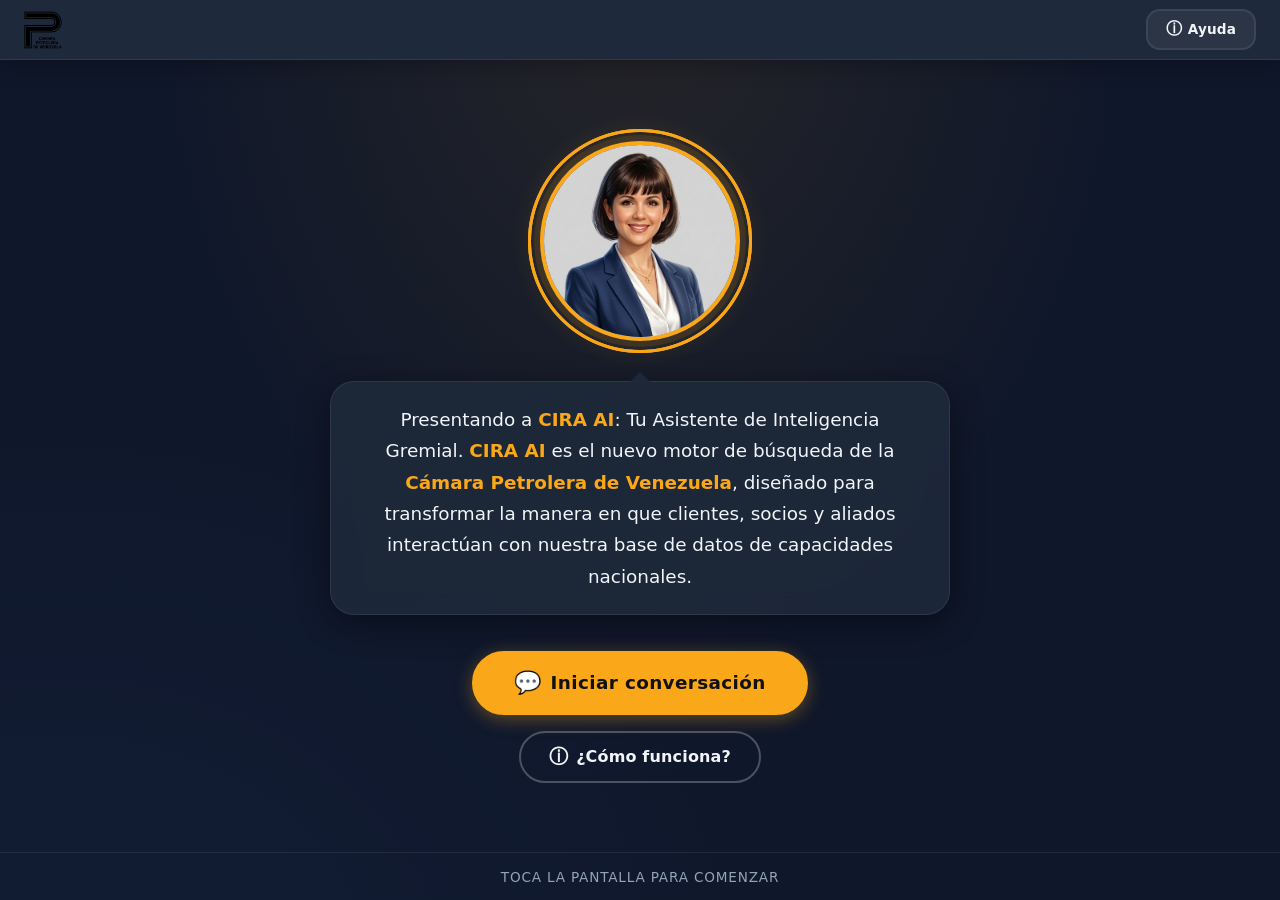
<file: kiosko/index.html>
<!DOCTYPE html>
<html lang="es">
<head>
  <meta charset="UTF-8">
  <meta name="viewport" content="width=device-width, initial-scale=1.0, maximum-scale=1.0, user-scalable=no">
  <meta name="mobile-web-app-capable" content="yes">
  <meta name="apple-mobile-web-app-capable" content="yes">
  <meta name="apple-mobile-web-app-status-bar-style" content="black-translucent">
  <title>CIRA — Asistente Virtual CPV</title>

  <!-- Preload de recursos críticos: descarga paralela al HTML -->
  <link rel="preload" href="assets/css/kiosk.css"          as="style">
  <link rel="preload" href="assets/img/cirabot.png"         as="image" fetchpriority="high">
  <link rel="preload" href="assets/img/campet-logo.png"     as="image">

  <!-- Prefetch de la página más probable de visitar a continuación -->
  <link rel="prefetch" href="bot.html">
  <link rel="prefetch" href="assets/js/chat-widget-kiosk.js">

  <link rel="stylesheet" href="assets/css/kiosk.css">
</head>
<body class="page-landing">

  <!-- ── Barra de navegación ─────────────────────────────────── -->
  <nav class="kiosk-nav" role="navigation" aria-label="Navegación principal">
    <div class="nav-logo">
      <img
        src="assets/img/campet-logo.png"
        alt="Cámara Petrolera de Venezuela"
        class="logo-img"
        decoding="async"
      >
    </div>

    <div class="nav-actions">
      <a href="ayuda.html" class="btn btn-nav" aria-label="Ir a la página de ayuda">
        <span class="btn-icon" aria-hidden="true">&#9432;</span>
        <span class="btn-label">Ayuda</span>
      </a>
    </div>
  </nav>

  <!-- ── Contenido principal ────────────────────────────────── -->
  <main class="landing-main" role="main">

    <!-- Avatar animado -->
    <section class="avatar-section" aria-label="Bienvenida al asistente CIRA">
      <div class="avatar-wrapper" role="img" aria-label="Avatar de CIRA">
        <div class="avatar-glow"   aria-hidden="true"></div>
        <div class="avatar-ring"   aria-hidden="true"></div>
        <div class="avatar-ring avatar-ring-2" aria-hidden="true"></div>
        <div class="avatar-ring avatar-ring-3" aria-hidden="true"></div>
        <img
          src="assets/img/cirabot.png"
          alt="CIRA — Asistente virtual de la Cámara Petrolera de Venezuela"
          class="avatar-img"
          fetchpriority="high"
          decoding="async"
        >
      </div>

      <!-- Burbuja descriptiva -->
      <div class="description-bubble" role="region" aria-label="Descripción del asistente">
        <p class="description-text">
          Presentando a <strong>CIRA AI</strong>: Tu Asistente de Inteligencia Gremial.
          <strong>CIRA AI</strong> es el nuevo motor de búsqueda de la
          <strong>Cámara Petrolera de Venezuela</strong>, diseñado para transformar
          la manera en que clientes, socios y aliados interactúan con nuestra
          base de datos de capacidades nacionales.
        </p>
      </div>
    </section>

    <!-- Botones CTA -->
    <section class="cta-section" aria-label="Acciones principales">
      <a
        href="bot.html"
        class="btn btn-primary btn-cta"
        role="button"
        aria-label="Iniciar conversación con CIRA"
      >
        <span class="btn-icon" aria-hidden="true">&#128172;</span>
        Iniciar conversación
      </a>

      <a
        href="ayuda.html"
        class="btn btn-secondary btn-cta-sec"
        role="button"
        aria-label="Ver cómo funciona el asistente"
      >
        <span class="btn-icon" aria-hidden="true">&#9432;</span>
        ¿Cómo funciona?
      </a>
    </section>

  </main>

  <!-- ── Pie de página ──────────────────────────────────────── -->
  <footer class="kiosk-footer" role="contentinfo">
    <p class="footer-text" aria-live="polite">Toca la pantalla para comenzar</p>
  </footer>

  <!-- ── Scripts — defer: no bloquean el render ─────────────── -->
  <script src="assets/js/idle-manager.js" defer></script>
  <script src="assets/js/kiosk.js"        defer></script>
  <script>
    /* DOMContentLoaded: se ejecuta DESPUÉS de los scripts defer */
    document.addEventListener('DOMContentLoaded', function () {
      IdleManager.init({
        timeout:   120000,
        warningAt:  20000,
        onIdle: function () { location.reload(); }
      });
    });
  </script>

</body>
</html>
</file>
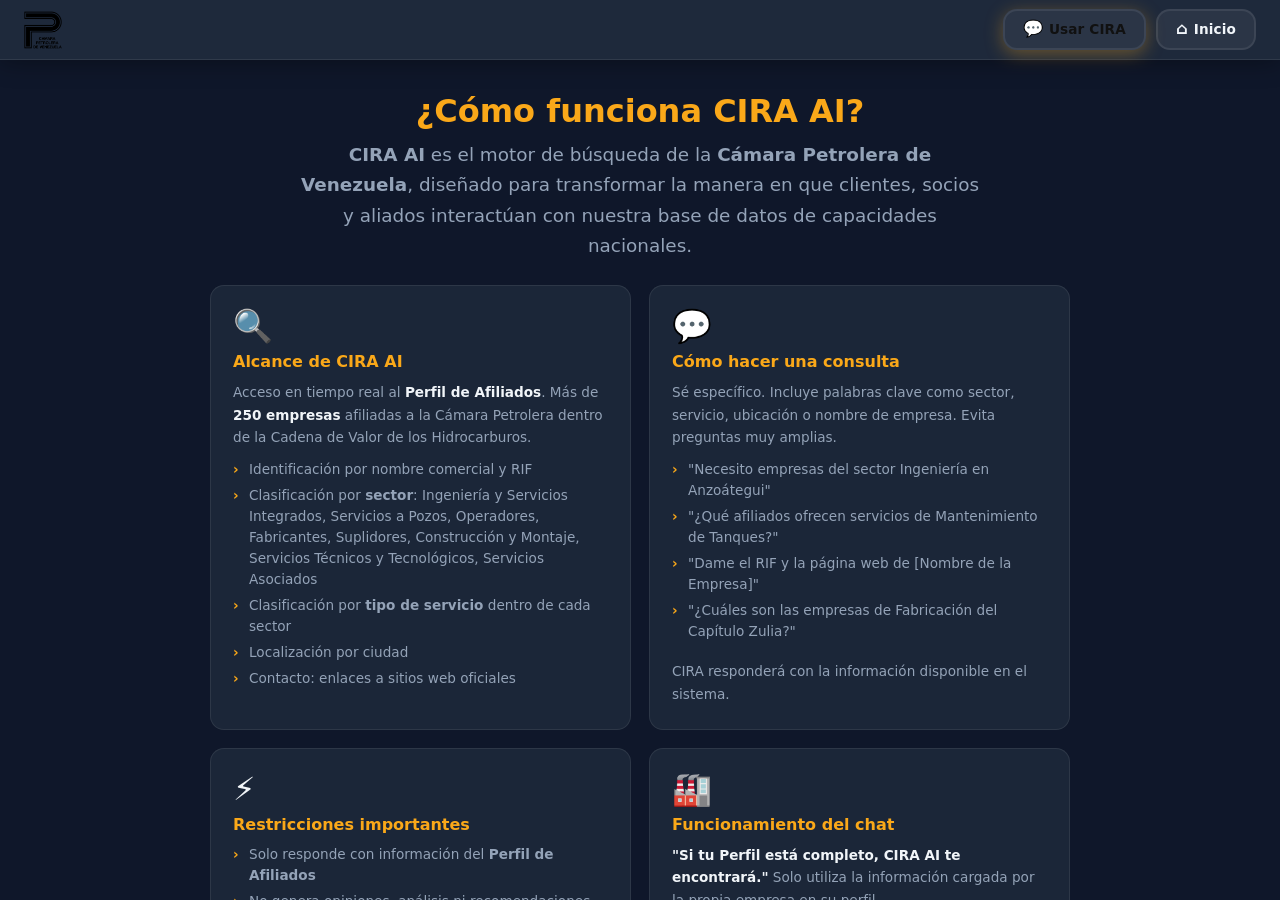
<file: kiosko/ayuda.html>
<!DOCTYPE html>
<html lang="es">
<head>
  <meta charset="UTF-8">
  <meta name="viewport" content="width=device-width, initial-scale=1.0, maximum-scale=1.0, user-scalable=no">
  <meta name="mobile-web-app-capable" content="yes">
  <meta name="apple-mobile-web-app-capable" content="yes">
  <title>CIRA — Cómo funciona</title>

  <!-- Preload de recursos críticos -->
  <link rel="preload" href="assets/css/kiosk.css"      as="style">
  <link rel="preload" href="assets/img/campet-logo.png" as="image">

  <!-- Prefetch de la siguiente página más probable -->
  <link rel="prefetch" href="bot.html">
  <link rel="prefetch" href="assets/js/chat-widget-kiosk.js">

  <link rel="stylesheet" href="assets/css/kiosk.css">
</head>
<body class="page-ayuda">

  <!-- ── Barra de navegación ─────────────────────────────────── -->
  <nav class="kiosk-nav" role="navigation" aria-label="Navegación de ayuda">
    <div class="nav-logo">
      <img
        src="assets/img/campet-logo.png"
        alt="Cámara Petrolera de Venezuela"
        class="logo-img"
        decoding="async"
      >
    </div>

    <div class="nav-actions">
      <a href="bot.html"   class="btn btn-primary btn-nav" aria-label="Ir al asistente CIRA">
        <span class="btn-icon" aria-hidden="true">&#128172;</span>
        <span class="btn-label">Usar CIRA</span>
      </a>
      <a href="index.html" class="btn btn-nav" aria-label="Volver a la pantalla de inicio">
        <span class="btn-icon" aria-hidden="true">&#8962;</span>
        <span class="btn-label">Inicio</span>
      </a>
    </div>
  </nav>

  <!-- ── Contenido de ayuda ─────────────────────────────────── -->
  <main class="ayuda-main" role="main">

    <div class="ayuda-header">
      <h1 class="ayuda-title">¿Cómo funciona CIRA AI?</h1>
      <p class="ayuda-subtitle">
        <strong>CIRA AI</strong> es el motor de búsqueda de la
        <strong>Cámara Petrolera de Venezuela</strong>, diseñado para transformar
        la manera en que clientes, socios y aliados interactúan con nuestra
        base de datos de capacidades nacionales.
      </p>
    </div>

    <div class="ayuda-grid" role="list">

      <!-- Tarjeta 1: Alcance -->
      <div class="ayuda-card" role="listitem">
        <span class="ayuda-card-icon" aria-hidden="true">&#128269;</span>
        <h2 class="ayuda-card-title">Alcance de CIRA AI</h2>
        <p class="ayuda-card-text">
          Acceso en tiempo real al <strong>Perfil de Afiliados</strong>.
          Más de <strong>250 empresas</strong> afiliadas a la Cámara Petrolera
          dentro de la Cadena de Valor de los Hidrocarburos.
        </p>
        <ul class="ayuda-card-list" aria-label="Información disponible">
          <li>Identificación por nombre comercial y RIF</li>
          <li>Clasificación por <strong>sector</strong>: Ingeniería y Servicios Integrados, Servicios a Pozos, Operadores, Fabricantes, Suplidores, Construcción y Montaje, Servicios Técnicos y Tecnológicos, Servicios Asociados</li>
          <li>Clasificación por <strong>tipo de servicio</strong> dentro de cada sector</li>
          <li>Localización por ciudad</li>
          <li>Contacto: enlaces a sitios web oficiales</li>
        </ul>
      </div>

      <!-- Tarjeta 2: Cómo consultar -->
      <div class="ayuda-card" role="listitem">
        <span class="ayuda-card-icon" aria-hidden="true">&#128172;</span>
        <h2 class="ayuda-card-title">Cómo hacer una consulta</h2>
        <p class="ayuda-card-text">
          Sé específico. Incluye palabras clave como sector, servicio,
          ubicación o nombre de empresa. Evita preguntas muy amplias.
        </p>
        <ul class="ayuda-card-list" aria-label="Ejemplos de consultas">
          <li>"Necesito empresas del sector Ingeniería en Anzoátegui"</li>
          <li>"¿Qué afiliados ofrecen servicios de Mantenimiento de Tanques?"</li>
          <li>"Dame el RIF y la página web de [Nombre de la Empresa]"</li>
          <li>"¿Cuáles son las empresas de Fabricación del Capítulo Zulia?"</li>
        </ul>
        <p class="ayuda-card-text ayuda-card-text--gap">
          CIRA responderá con la información disponible en el sistema.
        </p>
      </div>

      <!-- Tarjeta 3: Restricciones -->
      <div class="ayuda-card" role="listitem">
        <span class="ayuda-card-icon" aria-hidden="true">&#9889;</span>
        <h2 class="ayuda-card-title">Restricciones importantes</h2>
        <ul class="ayuda-card-list" aria-label="Límites del asistente">
          <li>Solo responde con información del <strong>Perfil de Afiliados</strong></li>
          <li>No genera opiniones, análisis ni recomendaciones</li>
          <li>No proporciona datos no registrados en el sistema</li>
          <li>La información depende del nivel de actualización del perfil de cada empresa</li>
          <li>No descarga ni adjunta archivos</li>
          <li>No suministra teléfonos personales, correos privados ni datos financieros sensibles</li>
        </ul>
      </div>

      <!-- Tarjeta 4: Funcionamiento -->
      <div class="ayuda-card" role="listitem">
        <span class="ayuda-card-icon" aria-hidden="true">&#127981;</span>
        <h2 class="ayuda-card-title">Funcionamiento del chat</h2>
        <p class="ayuda-card-text">
          <strong>"Si tu Perfil está completo, CIRA AI te encontrará."</strong>
          Solo utiliza la información cargada por la propia empresa en su perfil.
        </p>
        <ul class="ayuda-card-list" aria-label="Cómo funciona">
          <li>Procesa tu consulta en tiempo real</li>
          <li>Busca coincidencias dentro del Perfil de Afiliados</li>
          <li>Muestra resultados organizados según la información disponible</li>
          <li>Puedes realizar varias consultas seguidas para refinar tu búsqueda</li>
        </ul>
      </div>

      <!-- Tarjeta ancha: Contacto -->
      <div class="ayuda-card ayuda-card--wide" role="listitem" aria-label="Contacto">
        <span class="ayuda-card-icon" aria-hidden="true">&#128231;</span>
        <div class="ayuda-card-body">
          <h2 class="ayuda-card-title">¿No encontraste lo que buscabas?</h2>
          <p class="ayuda-card-text">
            Si CIRA no puede responderte, contáctanos directamente:
          </p>
          <span class="ayuda-contact-email">perfilafiliados@camarapetrolera.org</span>
        </div>
      </div>

    </div>

    <div class="ayuda-actions" role="navigation" aria-label="Acciones de navegación">
      <a href="bot.html"   class="btn btn-primary  btn-cta"     role="button" aria-label="Ir al asistente CIRA AI">
        <span class="btn-icon" aria-hidden="true">&#128172;</span>
        Comenzar a usar CIRA AI
      </a>
      <a href="index.html" class="btn btn-secondary btn-cta-sec" role="button" aria-label="Volver al inicio">
        <span class="btn-icon" aria-hidden="true">&#8962;</span>
        Volver al inicio
      </a>
    </div>

  </main>

  <!-- Scripts defer — no bloquean el render -->
  <script src="assets/js/idle-manager.js" defer></script>
  <script src="assets/js/kiosk.js"        defer></script>
  <script>
    document.addEventListener('DOMContentLoaded', function () {
      IdleManager.init({
        timeout:   120000,
        warningAt:  20000,
        onIdle: function () {
          fetch('index.html', { method: 'HEAD', cache: 'no-store' })
            .then(function (r) { if (r.ok) window.location.href = 'index.html'; })
            .catch(function () { /* servidor no disponible — el idle volverá a disparar */ });
        }
      });
    });
  </script>

</body>
</html>
</file>
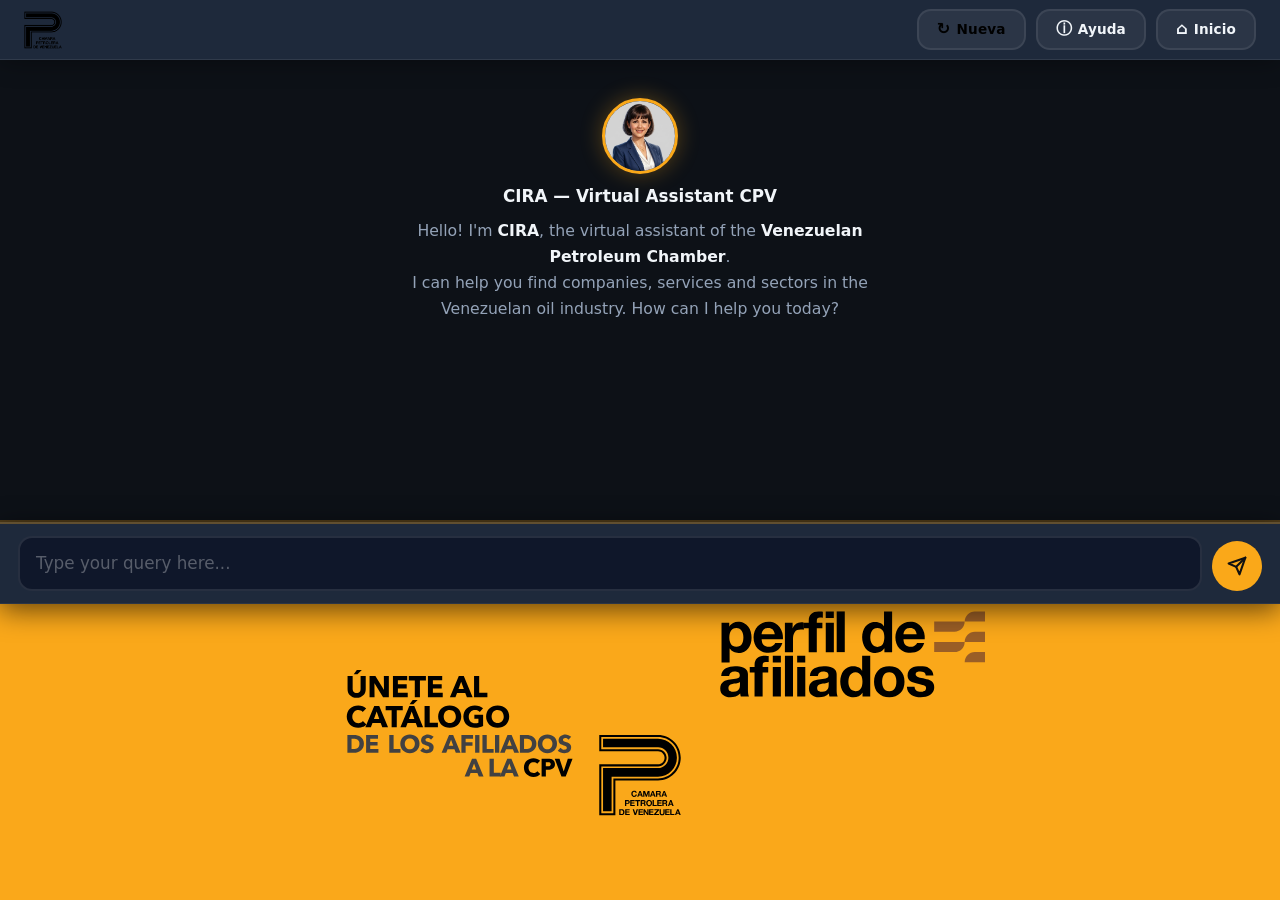
<file: kiosko/bot.html>
<!DOCTYPE html>
<html lang="es">
<head>
  <meta charset="UTF-8">
  <meta name="viewport" content="width=device-width, initial-scale=1.0, maximum-scale=1.0, user-scalable=no">
  <meta name="mobile-web-app-capable" content="yes">
  <meta name="apple-mobile-web-app-capable" content="yes">
  <title>CIRA — Chat</title>

  <!-- Preconnect: establece TCP/TLS con el webhook antes del primer mensaje -->
  <link rel="preconnect" href="https://vmi2945958.contaboserver.net">

  <!-- Preload de recursos críticos -->
  <link rel="preload" href="assets/css/kiosk.css"           as="style">
  <link rel="preload" href="assets/img/cirabot.png"          as="image" fetchpriority="high">
  <link rel="preload" href="assets/img/campet-logo.png"      as="image">
  <link rel="preload" href="assets/img/banner-afiliados.svg" as="image" type="image/svg+xml">

  <link rel="stylesheet" href="assets/css/kiosk.css">
</head>
<body class="page-bot">

  <!-- ── Barra de navegación ─────────────────────────────────── -->
  <nav class="kiosk-nav" role="navigation" aria-label="Navegación del bot">
    <div class="nav-logo">
      <img
        src="assets/img/campet-logo.png"
        alt="Cámara Petrolera de Venezuela"
        class="logo-img"
        decoding="async"
      >
    </div>

    <div class="nav-actions">
      <button
        type="button"
        class="btn btn-nav"
        onclick="resetConversation()"
        aria-label="Iniciar nueva conversación"
        title="Nueva conversación"
      >
        <span class="btn-icon" aria-hidden="true">&#8635;</span>
        <span class="btn-label">Nueva</span>
      </button>

      <a href="ayuda.html" class="btn btn-nav" aria-label="Ir a la página de ayuda" title="Ayuda">
        <span class="btn-icon" aria-hidden="true">&#9432;</span>
        <span class="btn-label">Ayuda</span>
      </a>

      <a href="index.html" class="btn btn-nav" aria-label="Volver a la pantalla de inicio" title="Inicio">
        <span class="btn-icon" aria-hidden="true">&#8962;</span>
        <span class="btn-label">Inicio</span>
      </a>
    </div>
  </nav>

  <!-- ── Capa 0: Branding (visible bajo el input) ── -->
  <div class="bot-brand-layer" aria-hidden="true">
    <div class="bot-brand-graphic"></div>
    <div class="bot-brand-sponsors"></div>
  </div>

  <!-- ── Contenedor del chat ────────────────────────────────── -->
  <main class="bot-main" role="main">
    <div id="cira-chat-kiosk" class="chat-container" aria-label="Chat con CIRA"></div>
  </main>

  <!-- ── Overlay de inactividad ────────────────────────────── -->
  <div
    id="idle-overlay"
    class="idle-overlay"
    role="alertdialog"
    aria-modal="true"
    aria-labelledby="idle-title"
    aria-describedby="idle-desc"
    aria-hidden="true"
  >
    <div class="idle-card">
      <div class="idle-avatar" aria-hidden="true">
        <img src="assets/img/cirabot.png" alt="" class="idle-avatar-img" decoding="async">
      </div>
      <h2 class="idle-title" id="idle-title">¿Sigues ahí?</h2>
      <p class="idle-desc" id="idle-desc">
        La sesión se reiniciará en
        <strong><span id="idle-countdown">15</span></strong>
        segundos por inactividad
      </p>
      <button
        type="button"
        class="btn btn-primary btn-idle-continue"
        onclick="IdleManager.extend()"
        aria-label="Continuar usando el asistente"
      >
        Continuar conversación
      </button>
      <a
        href="index.html"
        class="btn btn-secondary btn-idle-home"
        aria-label="Volver a la pantalla de inicio"
      >
        Volver al inicio
      </a>
    </div>
  </div>

  <!-- Config del widget — inline, se ejecuta antes de los scripts defer -->
  <script>
    window.ChatWidgetConfig = {
      webhookUrl:    'https://vmi2945958.contaboserver.net/webhook/cira-botV2',
      avatar:        'assets/img/cirabot.png',
      mode:          'inline',
      mountSelector: '#cira-chat-kiosk',
      style:         { primaryColor: '#faa819' }
    };

    /* Global para onclick — seguro porque el usuario no puede pulsarlo
       antes de que la página esté renderizada y el widget cargado */
    function resetConversation() {
      if (window.CiraKiosk) window.CiraKiosk.reset();
    }
  </script>

  <!-- Scripts defer — no bloquean el parser ni el render -->
  <script src="assets/js/chat-widget-kiosk.js" defer></script>
  <script src="assets/js/idle-manager.js"       defer></script>
  <script src="assets/js/kiosk.js"              defer></script>

  <!-- Init del idle — DOMContentLoaded garantiza que los defer ya corrieron -->
  <script>
    document.addEventListener('DOMContentLoaded', function () {
      var IDLE_CFG = {
        timeout:     90000,
        warningAt:   15000,
        warningEl:   document.getElementById('idle-overlay'),
        countdownEl: document.getElementById('idle-countdown')
      };

      function goHome() {
        if (window.CiraKiosk) window.CiraKiosk.reset();
        /* Verifica conectividad antes de navegar para evitar chrome-error:// */
        fetch('index.html', { method: 'HEAD', cache: 'no-store' })
          .then(function (r) {
            if (r.ok) {
              window.location.href = 'index.html';
            } else {
              scheduleRetry();
            }
          })
          .catch(function () { scheduleRetry(); });
      }

      function scheduleRetry() {
        /* Servidor no disponible — reintenta en 30 s sin mostrar error page */
        IdleManager.init(Object.assign({}, IDLE_CFG, {
          timeout: 30000, warningAt: 8000, onIdle: goHome
        }));
      }

      IDLE_CFG.onIdle = goHome;
      IdleManager.init(IDLE_CFG);
    });
  </script>

</body>
</html>
</file>
<file: kiosko/assets/css/kiosk.css>
/* ================================================================
   CIRA KIOSK — Sistema de diseño unificado
   Optimizado para pantalla táctil vertical, uso público en evento
   ================================================================ */

/* ── Variables ─────────────────────────────────────────────────── */
:root {
  /* Marca */
  --clr-primary:        #faa819;
  --clr-primary-dark:   #d4890c;
  --clr-primary-glow:   rgba(250, 168, 25, 0.32);

  /* Fondos */
  --clr-bg-deep:   #0d1117;
  --clr-bg-main:   #0f172a;
  --clr-bg-nav:    #1e293b;
  --clr-bg-card:   rgba(30, 41, 59, 0.88);
  --clr-bg-overlay:rgba(8, 12, 24, 0.82);

  /* Texto */
  --clr-text:       #f1f5f9;
  --clr-text-muted: #94a3b8;
  --clr-text-dark:  #0f172a;

  /* Bordes */
  --clr-border:       rgba(255, 255, 255, 0.08);
  --clr-border-focus: rgba(250, 168, 25, 0.45);

  /* Layout */
  --nav-h:       60px;
  --foot-h:      48px;
  --foot-bar-h:  76px;  /* altura total del input bar: padding(24) + textarea(50) + bordes(2) */
  --bot-split:   58vh;  /* altura donde aparece el input (ergonómico en pantalla 1080×1920) */

  /* Botones */
  --btn-min-h:   52px;
  --btn-cta-h:   64px;
  --btn-nav-h:   40px;

  /* Radios */
  --r-sm:   8px;
  --r-md:  14px;
  --r-lg:  24px;
  --r-pill:100px;

  /* Tipografía */
  --font: -apple-system, BlinkMacSystemFont, 'Segoe UI', system-ui, Arial, sans-serif;
  --fz-xs:  0.85rem;
  --fz-sm:  1rem;
  --fz-md:  1.15rem;
  --fz-lg:  1.4rem;
  --fz-xl:  2rem;
  --fz-xxl: 2.8rem;

  /* Sombras */
  --shadow-card: 0 8px 32px rgba(0, 0, 0, 0.45);
  --shadow-btn:  0 4px 18px rgba(250, 168, 25, 0.35);
  --shadow-nav:  0 2px 24px rgba(0, 0, 0, 0.35);

  /* Transiciones */
  --t-fast:  150ms ease;
  --t-mid:   300ms ease;
  --t-slow:  500ms ease;
}

/* ── Reset base ─────────────────────────────────────────────────── */
*, *::before, *::after {
  box-sizing: border-box;
  margin: 0;
  padding: 0;
  -webkit-tap-highlight-color: transparent;
  touch-action: manipulation;
}

html {
  height: 100%;
  overflow: hidden;
  font-size: 16px;
}

body {
  font-family: var(--font);
  background: var(--clr-bg-main);
  color: var(--clr-text);
  height: 100%;
  min-height: 100vh;
  display: flex;
  flex-direction: column;
  overflow: hidden;
  -webkit-font-smoothing: antialiased;
  user-select: none;
  /* Entrada CSS pura — no depende de JS, elimina la página en blanco */
  animation: pageIn 300ms ease both;
}

/* Salida al navegar — activada por JS añadiendo la clase */
body.page-exit {
  animation: pageOut 260ms ease forwards;
}

img {
  display: block;
  max-width: 100%;
}

a {
  color: inherit;
  text-decoration: none;
}

/* ── Navegación ─────────────────────────────────────────────────── */
.kiosk-nav {
  height: var(--nav-h);
  flex-shrink: 0;
  background: var(--clr-bg-nav);
  border-bottom: 1px solid var(--clr-border);
  box-shadow: var(--shadow-nav);
  display: flex;
  align-items: center;
  justify-content: space-between;
  padding: 0 24px;
  z-index: 100;
  position: relative;
}

.nav-logo {
  flex: 0 0 auto;
  display: flex;
  align-items: center;
}

.logo-img {
  height: 38px;
  width: auto;
  object-fit: contain;
}

.nav-center {
  flex: 1;
  display: flex;
  justify-content: center;
  align-items: center;
  padding: 0 16px;
}

.nav-title {
  display: flex;
  align-items: center;
  gap: 10px;
  font-size: var(--fz-md);
  font-weight: 600;
  letter-spacing: 0.01em;
}

.nav-avatar {
  width: 36px;
  height: 36px;
  border-radius: 50%;
  object-fit: cover;
  border: 2px solid var(--clr-primary);
}

.nav-actions {
  flex: 0 0 auto;
  display: flex;
  align-items: center;
  gap: 10px;
}

/* ── Botones ────────────────────────────────────────────────────── */
.btn {
  display: inline-flex;
  align-items: center;
  justify-content: center;
  gap: 8px;
  min-height: var(--btn-min-h);
  padding: 14px 28px;
  border-radius: var(--r-pill);
  font-family: var(--font);
  font-size: var(--fz-sm);
  font-weight: 600;
  cursor: pointer;
  border: 2px solid transparent;
  letter-spacing: 0.01em;
  line-height: 1.2;
  white-space: nowrap;
  text-decoration: none;
  position: relative;
  overflow: hidden;
  transition:
    transform     var(--t-fast),
    box-shadow    var(--t-fast),
    background    var(--t-fast),
    border-color  var(--t-fast),
    color         var(--t-fast);
}

/* Ripple en touch */
.btn::after {
  content: '';
  position: absolute;
  inset: 0;
  background: rgba(255, 255, 255, 0);
  transition: background var(--t-fast);
  pointer-events: none;
}

.btn:active::after  { background: rgba(255, 255, 255, 0.14); }
.btn:active         { transform: scale(0.96); }

/* Primario: dorado */
.btn-primary {
  background: var(--clr-primary);
  color: #111;
  border-color: var(--clr-primary);
  box-shadow: var(--shadow-btn);
}
.btn-primary:active { background: var(--clr-primary-dark); border-color: var(--clr-primary-dark); }

/* Secundario: contorno */
.btn-secondary {
  background: transparent;
  color: var(--clr-text);
  border-color: rgba(255, 255, 255, 0.25);
}
.btn-secondary:active {
  background: rgba(255, 255, 255, 0.08);
  border-color: rgba(255, 255, 255, 0.5);
}

/* Navegación: compacto */
.btn-nav {
  min-height: var(--btn-nav-h);
  padding: 10px 18px;
  border-radius: var(--r-md);
  font-size: var(--fz-xs);
  background: rgba(255, 255, 255, 0.06);
  border-color: var(--clr-border);
  gap: 6px;
}
.btn-nav:active {
  background: rgba(250, 168, 25, 0.14);
  border-color: var(--clr-primary);
  color: var(--clr-primary);
}

/* CTA principal: extra grande */
.btn-cta {
  min-height: var(--btn-cta-h);
  font-size: var(--fz-md);
  padding: 14px 40px;
  letter-spacing: 0.02em;
}

/* CTA secundario */
.btn-cta-sec {
  min-height: var(--btn-min-h);
  font-size: var(--fz-sm);
  padding: 12px 28px;
}

.btn-icon {
  font-size: 1.2em;
  line-height: 1;
  flex-shrink: 0;
}

/* ── Página: Landing ────────────────────────────────────────────── */
.page-landing {
  background:
    radial-gradient(ellipse at 50% -10%, rgba(250, 168, 25, 0.10) 0%, transparent 55%),
    radial-gradient(ellipse at 5%  110%, rgba(59, 130, 246, 0.05) 0%, transparent 45%),
    var(--clr-bg-main);
}

.landing-main {
  flex: 1;
  display: flex;
  flex-direction: column;
  align-items: center;
  justify-content: center;
  padding: 28px 40px;
  gap: 36px;
  overflow: hidden;
}

/* Avatar */
.avatar-section {
  display: flex;
  flex-direction: column;
  align-items: center;
  gap: 28px;
}

.avatar-wrapper {
  position: relative;
  width: 224px;
  height: 224px;
  display: flex;
  align-items: center;
  justify-content: center;
}

.avatar-glow {
  position: absolute;
  inset: -16px;
  border-radius: 50%;
  background: radial-gradient(circle, var(--clr-primary-glow) 0%, transparent 70%);
  animation: glowPulse 3s ease-in-out infinite;
  z-index: 0;
}

/*
 * EFECTO LATIDO — anillo border, siempre visible encima del avatar.
 *   inset: 0  → anillo parte del borde del wrapper (224px, 8px fuera del avatar)
 *   border    → anillo transparente con trazo dorado (visible en PC y móvil)
 *   z-index:3 → encima del avatar (z-index:2); no lo tapa por ser border
 *   delay     → duración / 3  →  2.5 / 3 ≈ 0.83s por escalón
 */
.avatar-ring {
  position: absolute;
  inset: 0;
  border-radius: 50%;
  background: transparent;
  border: 3px solid rgba(250, 168, 25, 0.80);
  animation: ripplePulse 2.5s ease-out infinite;
  z-index: 3;
  pointer-events: none;
  will-change: transform, opacity;
}

.avatar-ring-2 { animation-delay: 0.83s; }
.avatar-ring-3 { animation-delay: 1.66s; }

.avatar-img {
  position: relative;
  z-index: 2;
  width: 200px;
  height: 200px;
  border-radius: 50%;
  object-fit: cover;
  border: 4px solid var(--clr-primary);
  box-shadow: 0 0 0 6px rgba(250, 168, 25, 0.10);
  animation:
    avatarPopIn  0.9s cubic-bezier(0.34, 1.56, 0.64, 1) 0.15s both,
    avatarFloat  4s ease-in-out 1.1s infinite;
}

/* Burbuja de descripción */
.description-bubble {
  position: relative;
  background: var(--clr-bg-card);
  border: 1px solid var(--clr-border);
  border-radius: var(--r-lg);
  padding: 22px 32px;
  max-width: 620px;
  width: 100%;
  text-align: center;
  backdrop-filter: blur(12px);
  -webkit-backdrop-filter: blur(12px);
  box-shadow: var(--shadow-card);
  animation: fadeSlideUp 0.7s ease 0.6s both;
}

/* Puntero hacia el avatar */
.description-bubble::before {
  content: '';
  position: absolute;
  top: -10px;
  left: 50%;
  transform: translateX(-50%);
  width: 0;
  height: 0;
  border: 10px solid transparent;
  border-bottom-color: rgba(30, 41, 59, 0.88);
  border-top: 0;
}

.description-text {
  font-size: var(--fz-md);
  line-height: 1.7;
  color: var(--clr-text);
}

.description-text strong {
  color: var(--clr-primary);
  font-weight: 700;
}

/* CTAs */
.cta-section {
  display: flex;
  flex-direction: column;
  align-items: center;
  gap: 16px;
  animation: fadeSlideUp 0.7s ease 0.8s both;
}

/* Footer */
.kiosk-footer {
  height: var(--foot-h);
  flex-shrink: 0;
  display: flex;
  align-items: center;
  justify-content: center;
  border-top: 1px solid var(--clr-border);
}

.footer-text {
  font-size: var(--fz-xs);
  color: var(--clr-text-muted);
  text-transform: uppercase;
  letter-spacing: 0.06em;
  animation: breathe 3.5s ease-in-out infinite;
}

/* ── Página: Bot ────────────────────────────────────────────────── */
.page-bot {
  background: var(--clr-bg-deep);
}

.bot-main {
  flex: 1;
  display: flex;
  flex-direction: column;
  overflow: hidden;
  min-height: 0;
}

.chat-container {
  flex: 1;
  min-height: 0;
  overflow: hidden;
  display: flex;
  flex-direction: column;
}

/* ── Página: Ayuda ──────────────────────────────────────────────── */
.page-ayuda {
  background: var(--clr-bg-main);
}

.ayuda-main {
  flex: 1;
  overflow-y: auto;
  overflow-x: hidden;
  padding: 32px 40px;
  display: flex;
  flex-direction: column;
  align-items: center;
  gap: 24px;
  scrollbar-width: none;
  -ms-overflow-style: none;
}

.ayuda-main::-webkit-scrollbar { display: none; }

.ayuda-header {
  text-align: center;
  max-width: 680px;
  animation: fadeSlideUp 0.6s ease both;
}

.ayuda-title {
  font-size: var(--fz-xl);
  font-weight: 800;
  color: var(--clr-primary);
  margin-bottom: 10px;
}

.ayuda-subtitle {
  font-size: var(--fz-md);
  color: var(--clr-text-muted);
  line-height: 1.65;
}

.ayuda-grid {
  display: grid;
  grid-template-columns: repeat(2, 1fr);
  gap: 18px;
  width: 100%;
  max-width: 860px;
}

.ayuda-card {
  background: var(--clr-bg-card);
  border: 1px solid var(--clr-border);
  border-radius: var(--r-md);
  padding: 24px 22px;
  display: flex;
  flex-direction: column;
  gap: 10px;
  backdrop-filter: blur(8px);
  -webkit-backdrop-filter: blur(8px);
  transition: border-color var(--t-mid);
}

.ayuda-card:active {
  border-color: var(--clr-border-focus);
}

.ayuda-card--wide {
  grid-column: 1 / -1;
  flex-direction: row;
  align-items: center;
  gap: 20px;
  border-color: rgba(250, 168, 25, 0.28);
  background: rgba(250, 168, 25, 0.07);
}

.ayuda-card--wide .ayuda-card-icon { font-size: 2.4rem; flex-shrink: 0; }
.ayuda-card--wide .ayuda-card-body { display: flex; flex-direction: column; gap: 6px; flex: 1; }
.ayuda-card--wide .ayuda-contact-email {
  font-size: var(--fz-md);
  font-weight: 700;
  color: var(--clr-primary);
  word-break: break-all;
}

.ayuda-card-icon {
  font-size: 2rem;
  line-height: 1;
}

.ayuda-card-title {
  font-size: var(--fz-sm);
  font-weight: 700;
  color: var(--clr-primary);
}

.ayuda-card-text {
  font-size: var(--fz-xs);
  color: var(--clr-text-muted);
  line-height: 1.65;
}

.ayuda-card-text strong     { color: var(--clr-text); }
.ayuda-card-text--gap       { margin-top: 8px; }

.ayuda-card-list {
  list-style: none;
  display: flex;
  flex-direction: column;
  gap: 5px;
}

.ayuda-card-list li {
  font-size: var(--fz-xs);
  color: var(--clr-text-muted);
  padding-left: 16px;
  position: relative;
  line-height: 1.55;
}

.ayuda-card-list li::before {
  content: '›';
  position: absolute;
  left: 0;
  color: var(--clr-primary);
  font-weight: 700;
}

.ayuda-actions {
  display: flex;
  gap: 16px;
  justify-content: center;
  flex-wrap: wrap;
  padding-bottom: 16px;
}

/* ── Overlay de inactividad ─────────────────────────────────────── */
.idle-overlay {
  position: fixed;
  inset: 0;
  background: var(--clr-bg-overlay);
  -webkit-backdrop-filter: blur(10px);
  backdrop-filter: blur(10px);
  display: flex;
  align-items: center;
  justify-content: center;
  z-index: 999;
  opacity: 0;
  pointer-events: none;
  transition: opacity var(--t-slow);
}

.idle-overlay.idle-visible {
  opacity: 1;
  pointer-events: auto;
}

.idle-card {
  background: var(--clr-bg-nav);
  border: 1px solid var(--clr-border);
  border-radius: var(--r-lg);
  padding: 48px 56px;
  display: flex;
  flex-direction: column;
  align-items: center;
  gap: 20px;
  max-width: 480px;
  width: 88%;
  box-shadow: 0 28px 80px rgba(0, 0, 0, 0.65);
  text-align: center;
}

.idle-avatar {
  width: 88px;
  height: 88px;
  border-radius: 50%;
  overflow: hidden;
  border: 3px solid var(--clr-primary);
  box-shadow: 0 0 20px var(--clr-primary-glow);
}

.idle-avatar-img {
  width: 100%;
  height: 100%;
  object-fit: cover;
}

.idle-title {
  font-size: var(--fz-xl);
  font-weight: 700;
}

.idle-desc {
  font-size: var(--fz-md);
  color: var(--clr-text-muted);
  line-height: 1.55;
}

.idle-desc strong {
  color: var(--clr-primary);
  font-size: var(--fz-lg);
  font-weight: 800;
}

.btn-idle-continue {
  width: 100%;
  max-width: 340px;
}

.btn-idle-home {
  font-size: var(--fz-xs);
  min-height: unset;
  padding: 10px 20px;
  color: var(--clr-text-muted);
  border-color: transparent;
}

/* ── Chat Widget — modelo de tres capas ─────────────────────────── */

/* Capa 1: ventana de conversación — ocupa la mitad superior de la pantalla */
.ck-shell {
  position: fixed;
  top: var(--nav-h); left: 0; right: 0;
  height: calc(var(--bot-split) - var(--nav-h));
  z-index: 10;
  display: flex; flex-direction: column;
  background: #0d1117;
  font-family: var(--font); overflow: hidden;
  border-bottom: 2px solid rgba(250, 168, 25, 0.28);
}

.ck-body {
  flex: 1; min-height: 0; overflow-y: auto;
  padding: 20px 22px 20px;
  display: flex; flex-direction: column; gap: 14px;
  scroll-behavior: smooth;
  scrollbar-width: thin;
  scrollbar-color: rgba(250,168,25,.28) transparent;
}
.ck-body::-webkit-scrollbar { width: 5px; }
.ck-body::-webkit-scrollbar-thumb { background: rgba(250,168,25,.28); border-radius: 3px; }

/* Capa 2: barra de entrada — fija en el punto de corte ergonómico */
.ck-foot {
  position: fixed;
  top: var(--bot-split); left: 0; right: 0;
  z-index: 20;
  padding: 12px 18px;
  background: #1e293b;
  border-top: 2px solid rgba(250, 168, 25, 0.30);
  border-bottom: 1px solid rgba(255,255,255,.06);
  box-shadow: 0 6px 28px rgba(0, 0, 0, 0.60);
}
.ck-input-row { display: flex; align-items: flex-end; gap: 10px; }
.ck-textarea {
  flex: 1; background: #0f172a;
  border: 2px solid rgba(255,255,255,.10); border-radius: 14px;
  color: #f1f5f9; font-size: 1.05rem; padding: 13px 16px;
  resize: none; outline: none;
  min-height: 50px; max-height: 128px;
  line-height: 1.5; font-family: var(--font);
  transition: border-color 180ms;
}
.ck-textarea:focus        { border-color: var(--clr-primary); }
.ck-textarea::placeholder { color: rgba(255,255,255,.30); }
.ck-send {
  width: 50px; height: 50px; border-radius: 50%;
  background: var(--clr-primary); border: none; color: #111;
  cursor: pointer; display: flex; align-items: center; justify-content: center;
  flex-shrink: 0; transition: transform 150ms, background 150ms;
  -webkit-tap-highlight-color: transparent;
}
.ck-send:active   { transform: scale(.92); background: var(--clr-primary-dark); }
.ck-send:disabled { opacity: .45; cursor: not-allowed; }
.ck-send svg      { pointer-events: none; }

.ck-welcome {
  display: flex; flex-direction: column; align-items: center;
  gap: 12px; padding: 18px 0 6px; text-align: center;
}
.ck-welcome-avatar {
  width: 76px; height: 76px; border-radius: 50%; object-fit: cover;
  border: 3px solid var(--clr-primary);
  box-shadow: 0 0 22px var(--clr-primary-glow);
}
.ck-welcome-name  { font-size: 1.05rem; font-weight: 700; color: #f1f5f9; }
.ck-welcome-text  { font-size: .98rem; color: #94a3b8; line-height: 1.65; max-width: 480px; }
.ck-welcome-text strong { color: #f1f5f9; }

.ck-row       { display: flex; gap: 8px; align-items: flex-end; max-width: 88%; }
.ck-row.ck-user { align-self: flex-end; flex-direction: row-reverse; max-width: 78%; }
.ck-avatar    { width: 34px; height: 34px; border-radius: 50%; object-fit: cover; flex-shrink: 0; border: 2px solid var(--clr-primary); }
.ck-bubble    { padding: 13px 17px; border-radius: 18px; font-size: 1.05rem; line-height: 1.65; word-wrap: break-word; overflow-wrap: break-word; }
.ck-bot-bub   { background: #1e293b; color: #f1f5f9; border: 1px solid rgba(255,255,255,.07); border-bottom-left-radius: 4px; }
.ck-usr-bub   { background: var(--clr-primary); color: #111; font-weight: 500; border-bottom-right-radius: 4px; }
.ck-bubble a  { color: var(--clr-primary); }
.ck-usr-bub a { color: #111; text-decoration: underline; }

.ck-spin-row  { display: flex; gap: 8px; align-items: center; max-width: 88%; }
.ck-spin-bub  { background: #1e293b; border: 1px solid rgba(255,255,255,.07); border-radius: 18px; border-bottom-left-radius: 4px; padding: 13px 18px; display: flex; align-items: center; gap: 5px; }
.ck-dot       { width: 8px; height: 8px; background: var(--clr-primary); border-radius: 50%; animation: ck-b 1.2s infinite ease-in-out; will-change: transform, opacity; }
.ck-dot:nth-child(2) { animation-delay: .2s; }
.ck-dot:nth-child(3) { animation-delay: .4s; }
@keyframes ck-b {
  0%,60%,100% { transform: translateY(0);    opacity: .55; }
  30%          { transform: translateY(-6px); opacity: 1;   }
}
.ck-bubble .empresa-card,
.ck-bubble .result-card {
  background: rgba(255,255,255,.04); border: 1px solid rgba(255,255,255,.09);
  border-radius: 10px; padding: 11px 14px; margin: 7px 0;
}
.ck-bubble .empresa-card h3,
.ck-bubble .result-card h3 { color: var(--clr-primary); font-size: .95rem; margin-bottom: 4px; }
.ck-bubble .empresa-card p,
.ck-bubble .result-card p  { font-size: .88rem; color: #94a3b8; margin: 2px 0; }

/* ── Capa 0: Branding — zona inferior de la pantalla ───────────── */
.bot-brand-layer {
  position: fixed;
  top: var(--bot-split);
  left: 0; right: 0; bottom: 0;
  z-index: 0;
  display: flex;
  flex-direction: column;
  overflow: hidden;
}

/* Zona gráfica: SVG centrado en el área visible (bajo el input bar) */
.bot-brand-graphic {
  flex: 1;
  position: relative;
  overflow: hidden;
  padding-top: var(--foot-bar-h);       /* compensa la zona tapada por el input */
  background:
    url('../img/banner-afiliados.svg') center center / contain no-repeat;
  background-origin: content-box;       /* centra relativo al área visible, no a la tapada */
  background-color: #faa81a;
}


/* Franja de patrocinadores: color sólido que continúa el fondo del SVG */
.bot-brand-sponsors {
  height: 72px;
  flex-shrink: 0;
  background-color: #faa81a;
}

/* ── Pantallas pequeñas: ocultar etiquetas de botones nav ──────── */
@media (max-width: 540px) {
  .btn-label { display: none; }
  .btn-nav   { padding: 10px 12px; gap: 0; }
  .kiosk-nav { padding: 0 12px; }
}

/* ── Reducción de coste GPU en móvil/tablet ─────────────────────── */
@media (hover: none), (max-width: 768px) {
  .description-bubble,
  .ayuda-card,
  .idle-card {
    -webkit-backdrop-filter: none;
    backdrop-filter: none;
    background: rgba(24, 36, 55, 0.98); /* compensa con fondo más opaco */
  }
}

/* ── Animaciones ─────────────────────────────────────────────────── */
@keyframes pageIn {
  from { opacity: 0; }
  to   { opacity: 1; }
}

@keyframes pageOut {
  from { opacity: 1; }
  to   { opacity: 0; }
}

@keyframes avatarPopIn {
  from { opacity: 0; transform: scale(0.55) translateY(18px); }
  to   { opacity: 1; transform: scale(1)    translateY(0);    }
}

@keyframes avatarFloat {
  0%, 100% { transform: translateY(0px);  }
  50%       { transform: translateY(-11px); }
}

@keyframes glowPulse {
  0%, 100% { opacity: 0.35; transform: scale(1);    }
  50%       { opacity: 0.85; transform: scale(1.08); }
}

@keyframes ripplePulse {
  0%   { transform: scale(1.0); opacity: 0.80; }
  100% { transform: scale(2.0); opacity: 0;    }
}

@keyframes fadeSlideUp {
  from { opacity: 0; transform: translateY(18px); }
  to   { opacity: 1; transform: translateY(0);    }
}

@keyframes breathe {
  0%, 100% { opacity: 0.45; }
  50%       { opacity: 1;    }
}

/* ── Accesibilidad: movimiento reducido ─────────────────────────── */
@media (prefers-reduced-motion: reduce) {
  /* Las ondas de latido se mantienen activas (elemento clave del kiosko) */
  .avatar-img,
  .avatar-glow,
  .footer-text,
  .description-bubble,
  .cta-section,
  .ayuda-header {
    animation: none;
  }
  .btn {
    transition: none;
  }
  .idle-overlay {
    transition: none;
  }
}
</file>
